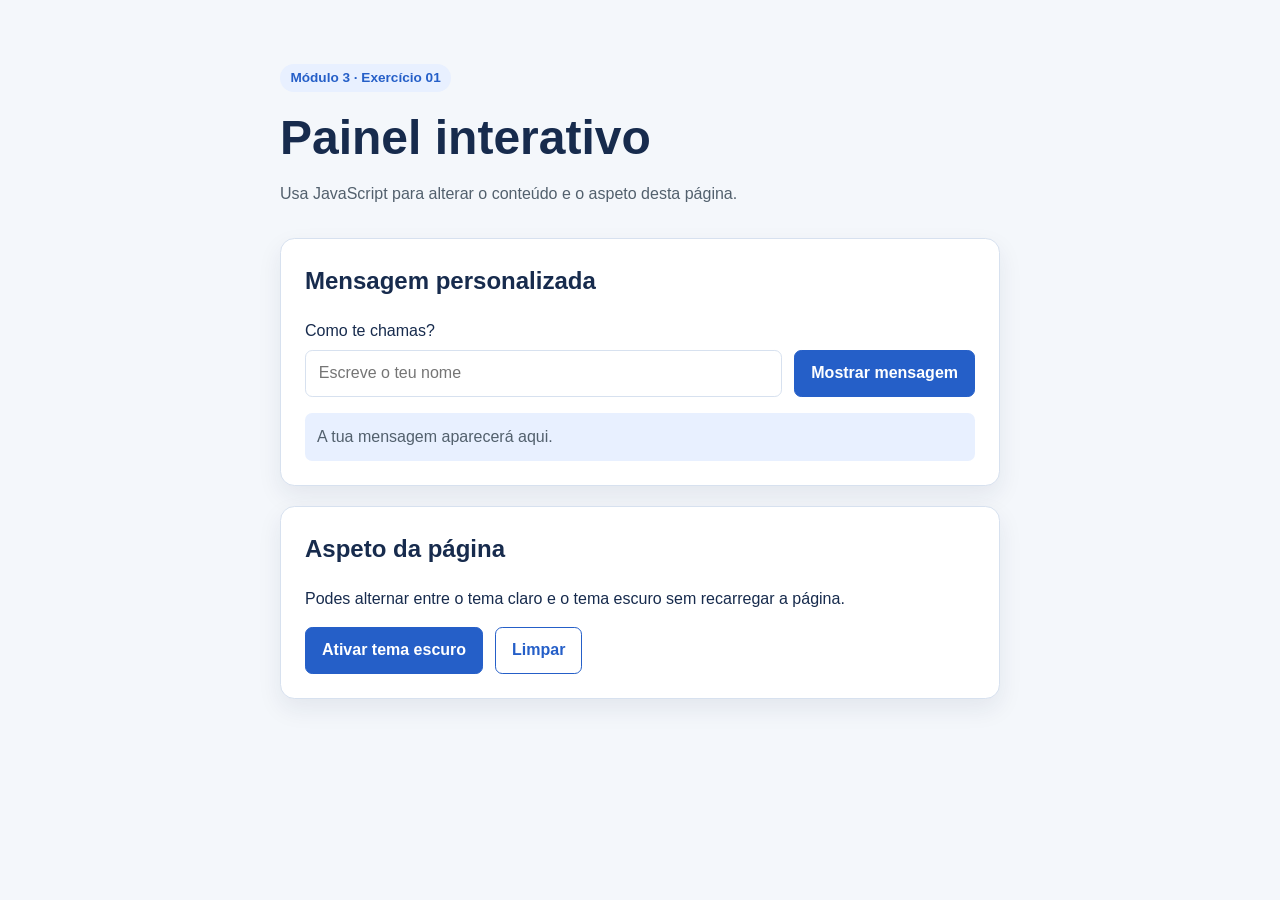
<file: ex01/index.html>
<!doctype html>
<html lang="pt-PT">
<head>
    <meta charset="UTF-8">
    <meta name="viewport" content="width=device-width, initial-scale=1.0">
    <meta name="description" content="Exercício de interação com JavaScript e DOM.">
    <title>Exercício 01 | Painel interativo</title>
    <link rel="stylesheet" href="css/style.css">
    <script src="js/script.js" defer></script>
</head>
<body>
    <main class="contentor">
        <p class="etiqueta">Módulo 3 · Exercício 01</p>
        <h1>Painel interativo</h1>
        <p class="introducao">Usa JavaScript para alterar o conteúdo e o aspeto desta página.</p>

        <section class="cartao" aria-labelledby="titulo-saudacao">
            <h2 id="titulo-saudacao">Mensagem personalizada</h2>
            <label for="nome">Como te chamas?</label>
            <div class="linha-formulario">
                <input type="text" id="nome" name="nome" autocomplete="name" placeholder="Escreve o teu nome">
                <button type="button" id="mostrar-saudacao">Mostrar mensagem</button>
            </div>
            <p id="mensagem" class="mensagem" aria-live="polite">A tua mensagem aparecerá aqui.</p>
        </section>

        <section class="cartao" aria-labelledby="titulo-tema">
            <h2 id="titulo-tema">Aspeto da página</h2>
            <p>Podes alternar entre o tema claro e o tema escuro sem recarregar a página.</p>
            <div class="acoes">
                <button type="button" id="alternar-tema" aria-pressed="false">Ativar tema escuro</button>
                <button type="button" id="limpar" class="secundario">Limpar</button>
            </div>
        </section>
    </main>
</body>
</html>
</file>
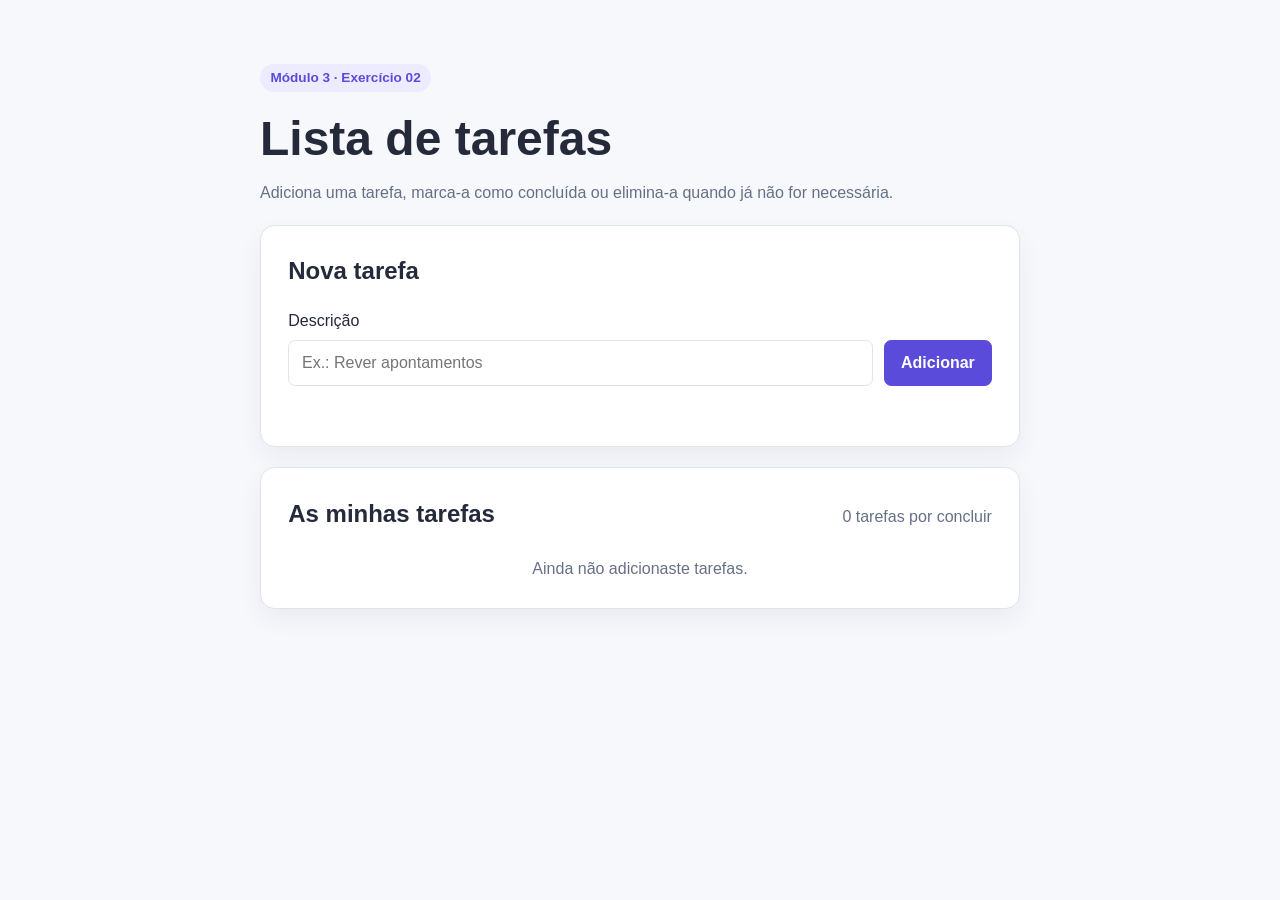
<file: ex02/index.html>
<!doctype html>
<html lang="pt-PT">
<head>
    <meta charset="UTF-8">
    <meta name="viewport" content="width=device-width, initial-scale=1.0">
    <meta name="description" content="Exercício de lista de tarefas com JavaScript e DOM.">
    <title>Exercício 02 | Lista de tarefas</title>
    <link rel="stylesheet" href="css/style.css">
    <script src="js/script.js" defer></script>
</head>
<body>
    <main class="contentor">
        <p class="etiqueta">Módulo 3 · Exercício 02</p>
        <h1>Lista de tarefas</h1>
        <p class="introducao">Adiciona uma tarefa, marca-a como concluída ou elimina-a quando já não for necessária.</p>

        <section class="cartao" aria-labelledby="titulo-nova-tarefa">
            <h2 id="titulo-nova-tarefa">Nova tarefa</h2>
            <form id="formulario-tarefa" novalidate>
                <label for="texto-tarefa">Descrição</label>
                <div class="linha-formulario">
                    <input type="text" id="texto-tarefa" name="texto-tarefa" maxlength="100" placeholder="Ex.: Rever apontamentos" required>
                    <button type="submit">Adicionar</button>
                </div>
                <p id="erro" class="erro" aria-live="polite"></p>
            </form>
        </section>

        <section class="cartao" aria-labelledby="titulo-lista">
            <div class="cabecalho-lista">
                <h2 id="titulo-lista">As minhas tarefas</h2>
                <p id="contador" aria-live="polite">0 tarefas por concluir</p>
            </div>
            <ul id="lista-tarefas" class="lista-tarefas"></ul>
            <p id="estado-vazio" class="estado-vazio">Ainda não adicionaste tarefas.</p>
        </section>
    </main>
</body>
</html>
</file>
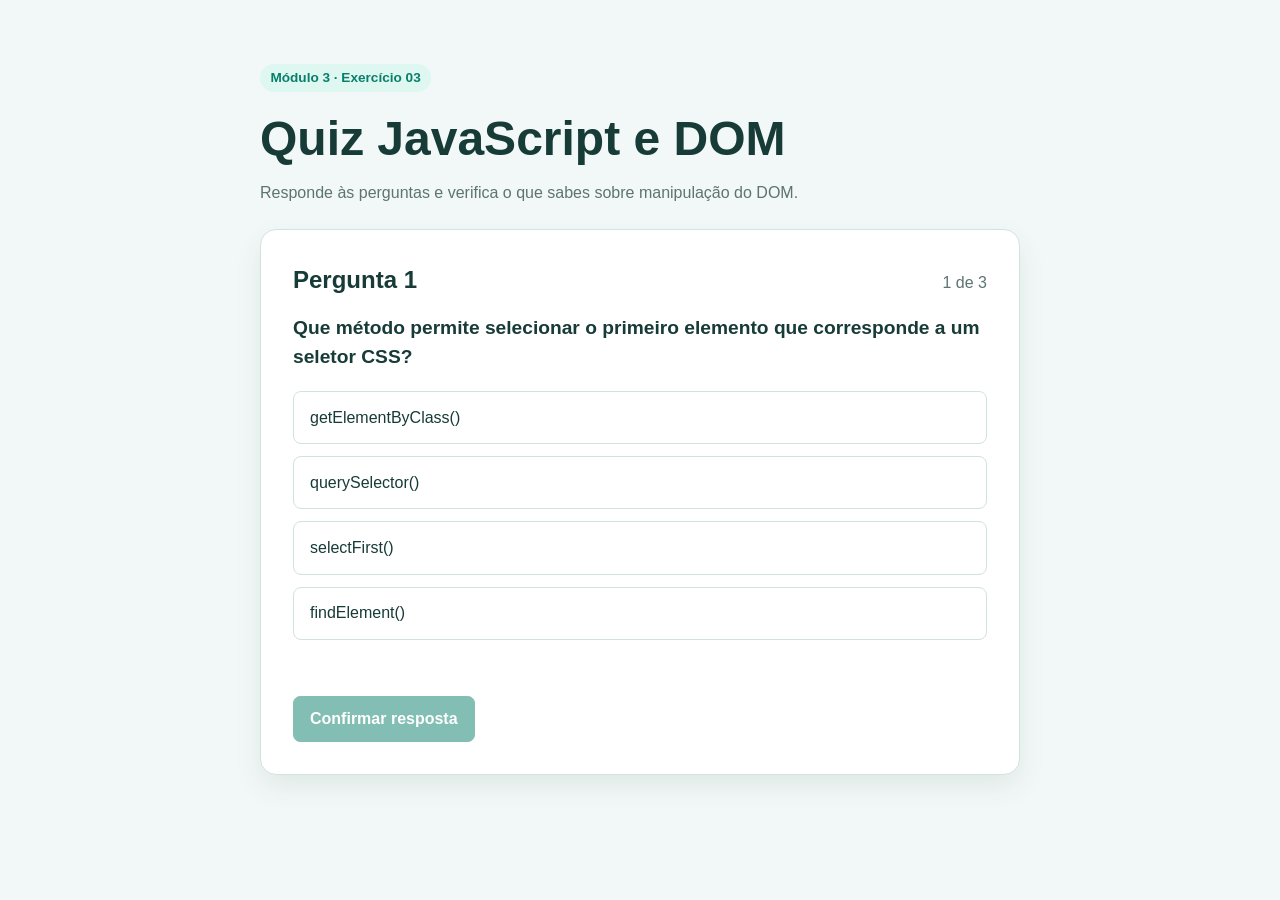
<file: ex03/index.html>
<!doctype html>
<html lang="pt-PT">
<head>
    <meta charset="UTF-8">
    <meta name="viewport" content="width=device-width, initial-scale=1.0">
    <meta name="description" content="Quiz interativo de JavaScript e DOM.">
    <title>Exercício 03 | Quiz JavaScript e DOM</title>
    <link rel="stylesheet" href="css/style.css">
    <script src="js/script.js" defer></script>
</head>
<body>
    <main class="contentor">
        <p class="etiqueta">Módulo 3 · Exercício 03</p>
        <h1>Quiz JavaScript e DOM</h1>
        <p class="introducao">Responde às perguntas e verifica o que sabes sobre manipulação do DOM.</p>

        <section class="cartao" aria-labelledby="titulo-quiz">
            <div class="cabecalho-quiz">
                <h2 id="titulo-quiz">Pergunta <span id="numero-pergunta">1</span></h2>
                <p id="progresso" aria-live="polite">1 de 3</p>
            </div>

            <p id="questao" class="questao"></p>
            <div id="opcoes" class="opcoes" role="group" aria-label="Opções de resposta"></div>
            <p id="mensagem" class="mensagem" aria-live="polite"></p>

            <div class="acoes">
                <button type="button" id="avancar" disabled>Confirmar resposta</button>
                <button type="button" id="reiniciar" class="secundario" hidden>Recomeçar quiz</button>
            </div>
        </section>
    </main>
</body>
</html>
</file>
<file: ex01/css/style.css>
:root {
    --fundo: #f4f7fb;
    --cartao: #ffffff;
    --texto: #172b4d;
    --texto-suave: #52606d;
    --primaria: #255fc8;
    --borda: #d7e1ef;
    --realce: #e8f0ff;
}

* {
    box-sizing: border-box;
}

body {
    min-height: 100vh;
    margin: 0;
    color: var(--texto);
    background: var(--fundo);
    font-family: Arial, Helvetica, sans-serif;
    line-height: 1.5;
}

body.modo-noturno {
    --fundo: #111b2e;
    --cartao: #1d2b43;
    --texto: #eef5ff;
    --texto-suave: #bfd0e8;
    --primaria: #7db1ff;
    --borda: #3d5272;
    --realce: #263b5d;
}

.contentor {
    width: min(100% - 2rem, 720px);
    margin: 0 auto;
    padding: 4rem 0;
}

.etiqueta {
    display: inline-block;
    margin: 0 0 0.6rem;
    padding: 0.25rem 0.65rem;
    border-radius: 999px;
    color: var(--primaria);
    background: var(--realce);
    font-size: 0.85rem;
    font-weight: 700;
}

h1 {
    margin: 0;
    font-size: clamp(2rem, 6vw, 3rem);
}

.introducao {
    margin: 0.5rem 0 2rem;
    color: var(--texto-suave);
}

.cartao {
    margin-top: 1.25rem;
    padding: 1.5rem;
    border: 1px solid var(--borda);
    border-radius: 0.9rem;
    background: var(--cartao);
    box-shadow: 0 10px 24px rgb(23 43 77 / 8%);
}

.cartao h2 {
    margin-top: 0;
}

.linha-formulario,
.acoes {
    display: flex;
    flex-wrap: wrap;
    gap: 0.75rem;
    margin-top: 0.45rem;
}

input {
    flex: 1 1 14rem;
    min-height: 2.8rem;
    padding: 0.65rem 0.8rem;
    border: 1px solid var(--borda);
    border-radius: 0.45rem;
    color: var(--texto);
    background: var(--cartao);
    font: inherit;
}

button {
    min-height: 2.8rem;
    padding: 0.65rem 1rem;
    border: 1px solid var(--primaria);
    border-radius: 0.45rem;
    color: #ffffff;
    background: var(--primaria);
    cursor: pointer;
    font: inherit;
    font-weight: 700;
}

button:hover,
button:focus-visible {
    filter: brightness(0.9);
}

input:focus-visible,
button:focus-visible {
    outline: 3px solid rgb(37 95 200 / 30%);
    outline-offset: 2px;
}

.secundario {
    color: var(--primaria);
    background: transparent;
}

.mensagem {
    min-height: 1.5rem;
    margin: 1rem 0 0;
    padding: 0.75rem;
    border-radius: 0.45rem;
    color: var(--texto-suave);
    background: var(--realce);
}

@media (max-width: 500px) {
    .contentor {
        padding: 2.5rem 0;
    }

    .linha-formulario button,
    .acoes button {
        flex: 1 1 100%;
    }
}
</file>
<file: ex02/css/style.css>
:root {
    --fundo: #f7f8fc;
    --cartao: #ffffff;
    --texto: #252a3a;
    --texto-suave: #667085;
    --primaria: #5b4bdb;
    --primaria-clara: #ecebff;
    --erro: #b42318;
    --borda: #dfe3eb;
}

* {
    box-sizing: border-box;
}

body {
    min-height: 100vh;
    margin: 0;
    color: var(--texto);
    background: var(--fundo);
    font-family: Arial, Helvetica, sans-serif;
    line-height: 1.5;
}

.contentor {
    width: min(100% - 2rem, 760px);
    margin: 0 auto;
    padding: 4rem 0;
}

.etiqueta {
    display: inline-block;
    margin: 0 0 0.65rem;
    padding: 0.25rem 0.65rem;
    border-radius: 999px;
    color: var(--primaria);
    background: var(--primaria-clara);
    font-size: 0.85rem;
    font-weight: 700;
}

h1,
h2,
p {
    margin-top: 0;
}

h1 {
    margin-bottom: 0.4rem;
    font-size: clamp(2rem, 6vw, 3rem);
}

.introducao,
#contador {
    color: var(--texto-suave);
}

.cartao {
    margin-top: 1.25rem;
    padding: clamp(1.15rem, 3vw, 1.7rem);
    border: 1px solid var(--borda);
    border-radius: 0.9rem;
    background: var(--cartao);
    box-shadow: 0 10px 25px rgb(37 42 58 / 6%);
}

.linha-formulario {
    display: flex;
    flex-wrap: wrap;
    gap: 0.7rem;
    margin-top: 0.4rem;
}

input {
    flex: 1 1 17rem;
    min-height: 2.85rem;
    padding: 0.65rem 0.8rem;
    border: 1px solid var(--borda);
    border-radius: 0.45rem;
    color: var(--texto);
    font: inherit;
}

button {
    min-height: 2.85rem;
    padding: 0.65rem 1rem;
    border: 1px solid var(--primaria);
    border-radius: 0.45rem;
    color: #ffffff;
    background: var(--primaria);
    cursor: pointer;
    font: inherit;
    font-weight: 700;
}

button:hover,
button:focus-visible {
    filter: brightness(0.9);
}

input:focus-visible,
button:focus-visible {
    outline: 3px solid rgb(91 75 219 / 25%);
    outline-offset: 2px;
}

.erro {
    min-height: 1.5rem;
    margin: 0.55rem 0 0;
    color: var(--erro);
    font-weight: 700;
}

.cabecalho-lista {
    display: flex;
    align-items: baseline;
    justify-content: space-between;
    gap: 1rem;
}

.cabecalho-lista h2,
.cabecalho-lista p {
    margin-bottom: 0.8rem;
}

.lista-tarefas {
    display: grid;
    gap: 0.7rem;
    margin: 0;
    padding: 0;
    list-style: none;
}

.tarefa {
    display: flex;
    align-items: center;
    gap: 0.75rem;
    padding: 0.75rem;
    border: 1px solid var(--borda);
    border-radius: 0.55rem;
}

.texto-tarefa {
    flex: 1;
    overflow-wrap: anywhere;
}

.tarefa.concluida .texto-tarefa {
    color: var(--texto-suave);
    text-decoration: line-through;
}

.botao-acao {
    min-height: auto;
    padding: 0.4rem 0.65rem;
    font-size: 0.9rem;
}

.botao-eliminar {
    border-color: #fecdca;
    color: var(--erro);
    background: #fff1f0;
}

.estado-vazio {
    margin: 0.8rem 0 0;
    color: var(--texto-suave);
    text-align: center;
}

@media (max-width: 540px) {
    .contentor {
        padding: 2.5rem 0;
    }

    .linha-formulario button {
        flex: 1 1 100%;
    }

    .cabecalho-lista {
        display: block;
    }

    .tarefa {
        flex-wrap: wrap;
    }

    .texto-tarefa {
        flex-basis: calc(100% - 2.4rem);
    }
}
</file>
<file: ex03/css/style.css>
:root {
    --fundo: #f2f8f7;
    --cartao: #ffffff;
    --texto: #173b37;
    --texto-suave: #5d7471;
    --primaria: #087f6b;
    --primaria-clara: #dff7f1;
    --borda: #cfe3df;
    --selecionada: #d3f3ea;
}

* {
    box-sizing: border-box;
}

body {
    min-height: 100vh;
    margin: 0;
    color: var(--texto);
    background: var(--fundo);
    font-family: Arial, Helvetica, sans-serif;
    line-height: 1.5;
}

.contentor {
    width: min(100% - 2rem, 760px);
    margin: 0 auto;
    padding: 4rem 0;
}

.etiqueta {
    display: inline-block;
    margin: 0 0 0.65rem;
    padding: 0.25rem 0.65rem;
    border-radius: 999px;
    color: var(--primaria);
    background: var(--primaria-clara);
    font-size: 0.85rem;
    font-weight: 700;
}

h1,
h2,
p {
    margin-top: 0;
}

h1 {
    margin-bottom: 0.4rem;
    font-size: clamp(2rem, 6vw, 3rem);
}

.introducao,
#progresso {
    color: var(--texto-suave);
}

.cartao {
    margin-top: 1.5rem;
    padding: clamp(1.25rem, 4vw, 2rem);
    border: 1px solid var(--borda);
    border-radius: 1rem;
    background: var(--cartao);
    box-shadow: 0 12px 28px rgb(23 59 55 / 8%);
}

.cabecalho-quiz {
    display: flex;
    align-items: baseline;
    justify-content: space-between;
    gap: 1rem;
}

.cabecalho-quiz h2,
.cabecalho-quiz p {
    margin-bottom: 1rem;
}

.questao {
    font-size: 1.2rem;
    font-weight: 700;
}

.opcoes {
    display: grid;
    gap: 0.75rem;
}

.opcao {
    width: 100%;
    padding: 0.85rem 1rem;
    border: 1px solid var(--borda);
    border-radius: 0.5rem;
    color: var(--texto);
    background: var(--cartao);
    cursor: pointer;
    text-align: left;
    font: inherit;
}

.opcao:hover,
.opcao:focus-visible {
    border-color: var(--primaria);
    outline: 3px solid rgb(8 127 107 / 18%);
    outline-offset: 1px;
}

.opcao.selecionada {
    border-color: var(--primaria);
    background: var(--selecionada);
    font-weight: 700;
}

.mensagem {
    min-height: 1.5rem;
    margin: 1rem 0;
    color: var(--texto-suave);
}

.acoes {
    display: flex;
    flex-wrap: wrap;
    gap: 0.75rem;
}

.acoes button {
    min-height: 2.8rem;
    padding: 0.65rem 1rem;
    border: 1px solid var(--primaria);
    border-radius: 0.45rem;
    color: #ffffff;
    background: var(--primaria);
    cursor: pointer;
    font: inherit;
    font-weight: 700;
}

.acoes button:hover:not(:disabled),
.acoes button:focus-visible:not(:disabled) {
    filter: brightness(0.9);
}

.acoes button:focus-visible {
    outline: 3px solid rgb(8 127 107 / 25%);
    outline-offset: 2px;
}

.acoes button:disabled {
    cursor: not-allowed;
    opacity: 0.5;
}

.acoes .secundario {
    color: var(--primaria);
    background: transparent;
}

@media (max-width: 500px) {
    .contentor {
        padding: 2.5rem 0;
    }

    .cabecalho-quiz {
        display: block;
    }

    .acoes button {
        flex: 1 1 100%;
    }
}
</file>
